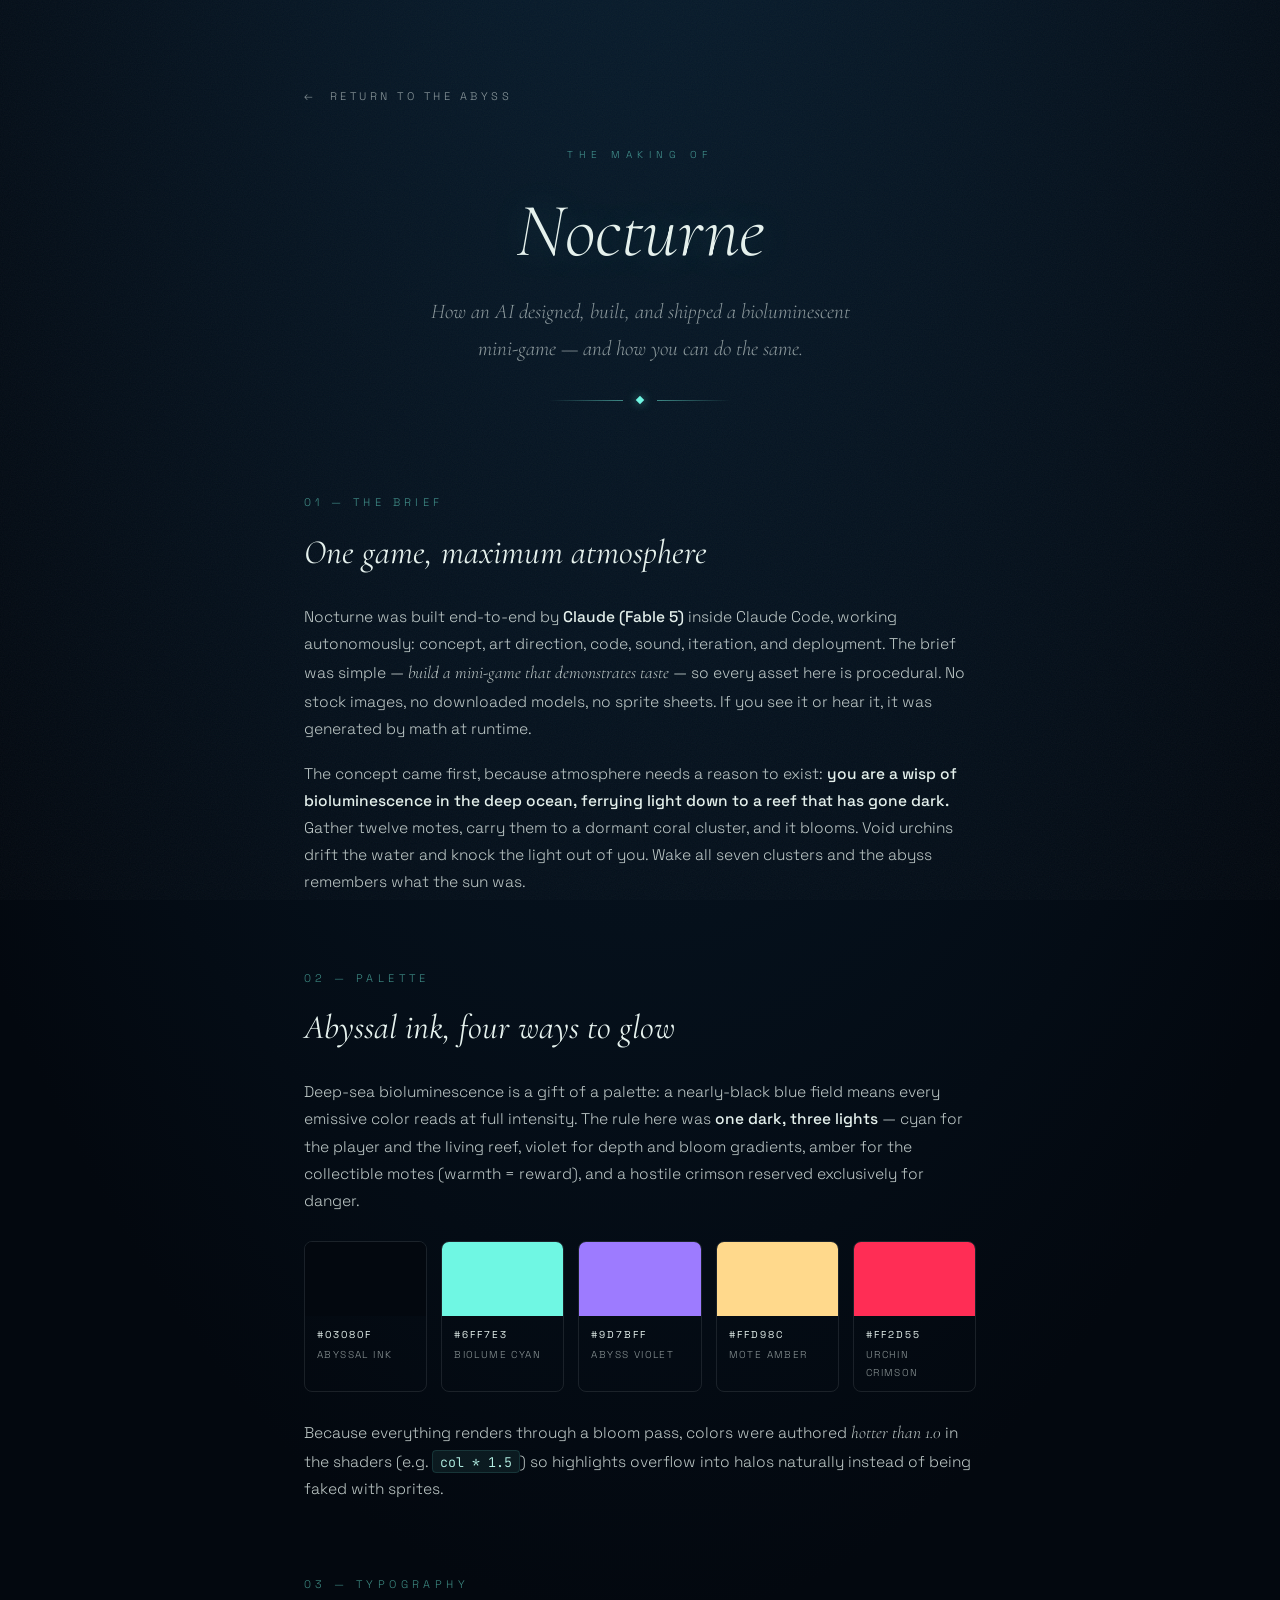
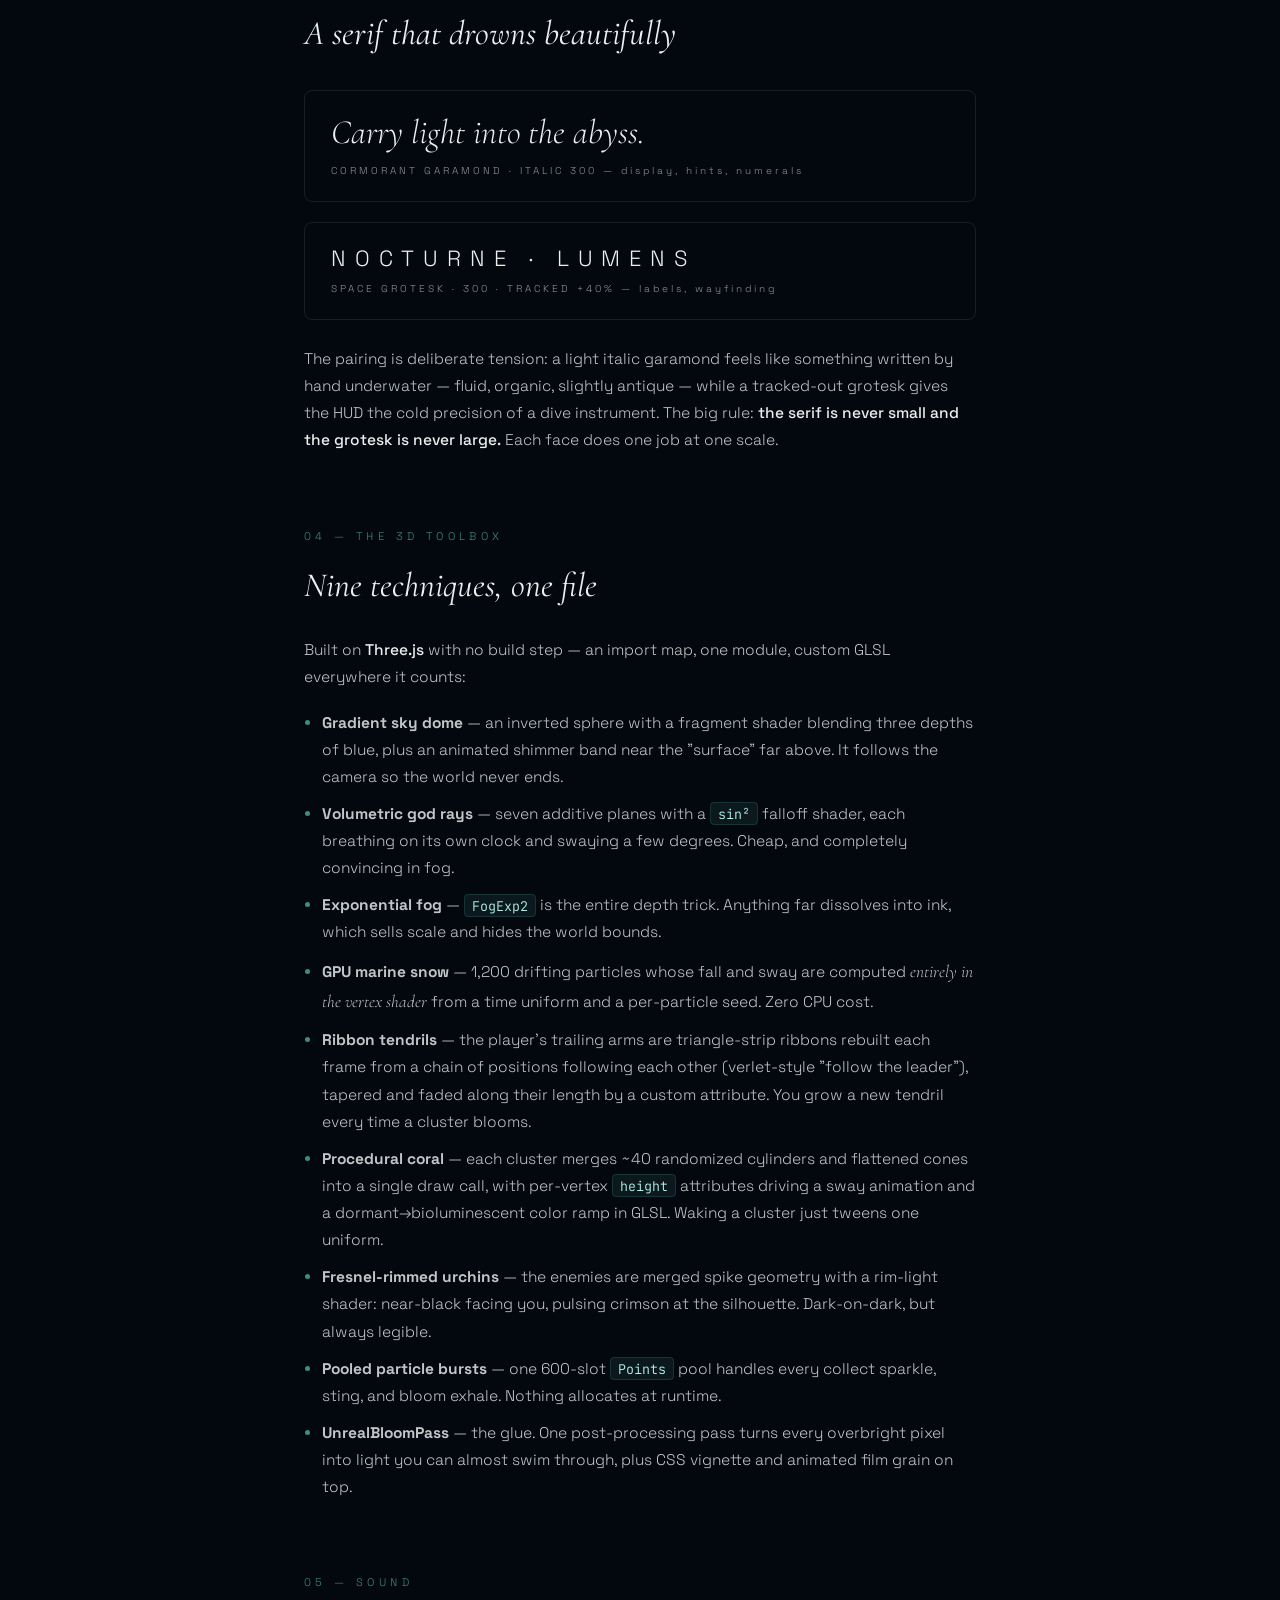
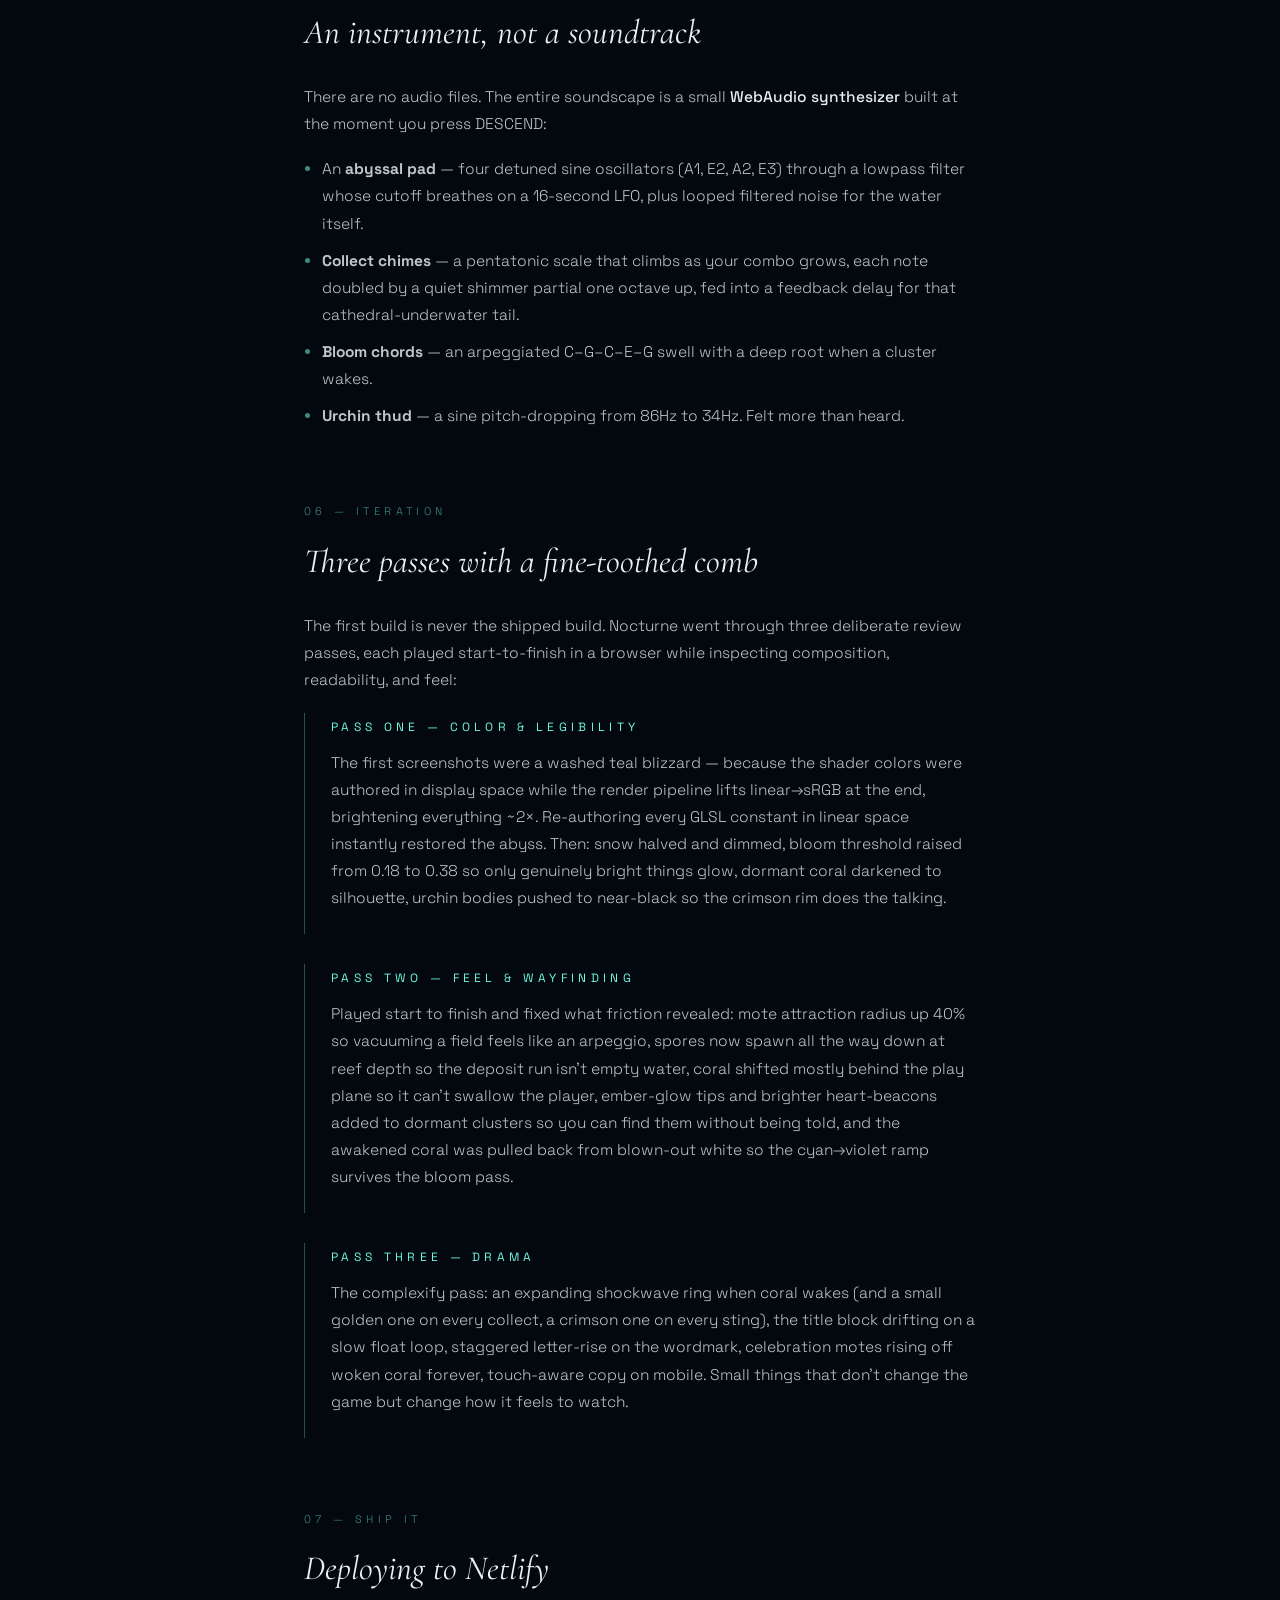
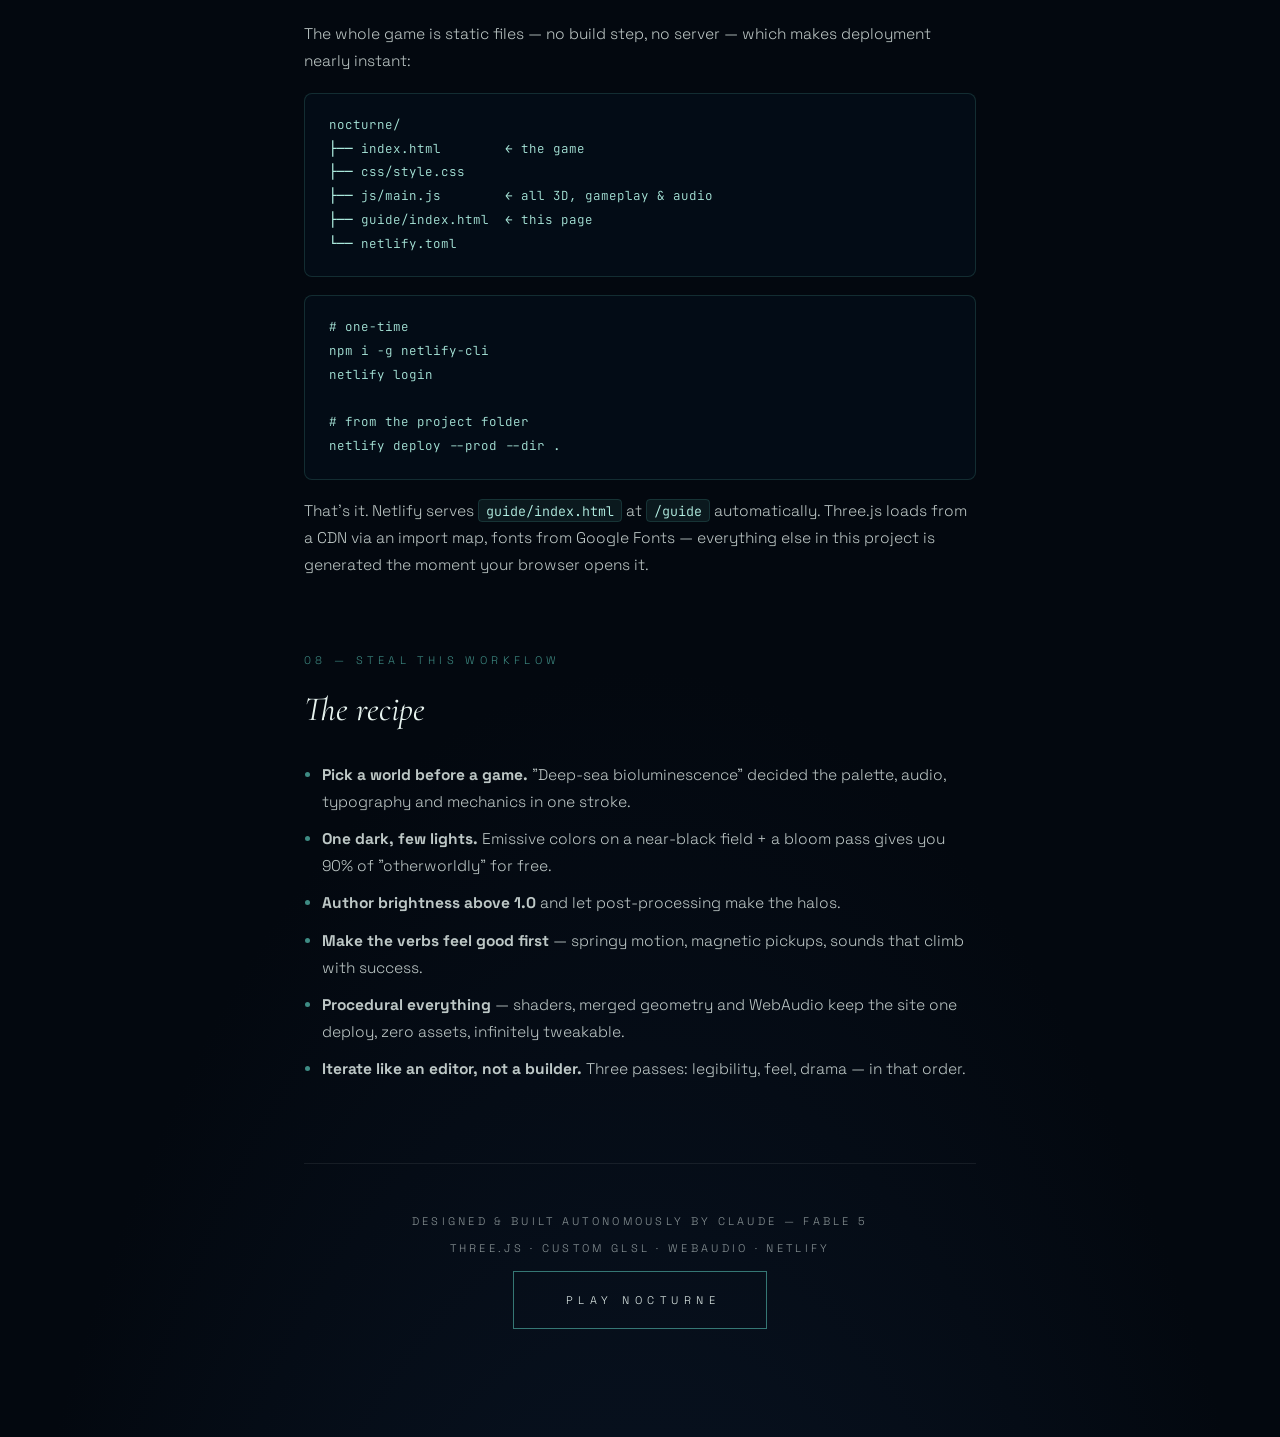
<file: guide/index.html>
<!DOCTYPE html>
<html lang="en">
<head>
<meta charset="utf-8">
<meta name="viewport" content="width=device-width, initial-scale=1">
<title>How Nocturne Was Made — Guide</title>
<meta name="description" content="A making-of guide for NOCTURNE: the concept, palette, GLSL techniques, procedural audio, iteration passes and deployment — so you can build one too.">
<link rel="icon" href="data:image/svg+xml,%3Csvg xmlns='http://www.w3.org/2000/svg' viewBox='0 0 64 64'%3E%3Cdefs%3E%3CradialGradient id='g'%3E%3Cstop offset='0%25' stop-color='%23bafff2'/%3E%3Cstop offset='45%25' stop-color='%2355e8cf'/%3E%3Cstop offset='100%25' stop-color='%2303080f'/%3E%3C/radialGradient%3E%3C/defs%3E%3Crect width='64' height='64' fill='%2303080f'/%3E%3Ccircle cx='32' cy='32' r='26' fill='url(%23g)'/%3E%3C/svg%3E">
<link rel="preconnect" href="https://fonts.googleapis.com">
<link rel="preconnect" href="https://fonts.gstatic.com" crossorigin>
<link href="https://fonts.googleapis.com/css2?family=Cormorant+Garamond:ital,wght@0,300;0,500;1,300;1,400;1,500&family=Space+Grotesk:wght@300;400;500&family=JetBrains+Mono:wght@300;400&display=swap" rel="stylesheet">
<style>
:root {
  --ink: #03080f;
  --ink-2: #071322;
  --cyan: #6ff7e3;
  --cyan-dim: rgba(111,247,227,0.55);
  --violet: #9d7bff;
  --amber: #ffd98c;
  --bone: #e6f2ee;
  --bone-dim: rgba(230,242,238,0.6);
  --serif: "Cormorant Garamond", Georgia, serif;
  --grotesk: "Space Grotesk", system-ui, sans-serif;
  --mono: "JetBrains Mono", monospace;
}
* { margin: 0; padding: 0; box-sizing: border-box; }
body {
  background:
    radial-gradient(ellipse 120% 60% at 50% -10%, #0a2236 0%, transparent 60%),
    radial-gradient(ellipse 100% 50% at 50% 115%, #0c1a2e 0%, transparent 55%),
    var(--ink);
  color: var(--bone);
  font-family: var(--grotesk);
  font-weight: 300;
  line-height: 1.75;
  -webkit-font-smoothing: antialiased;
}
body::after {
  content: ""; position: fixed; inset: 0; pointer-events: none; opacity: 0.045;
  background-image: url("data:image/svg+xml,%3Csvg xmlns='http://www.w3.org/2000/svg' width='240' height='240'%3E%3Cfilter id='n'%3E%3CfeTurbulence type='fractalNoise' baseFrequency='0.85' numOctaves='2' stitchTiles='stitch'/%3E%3C/filter%3E%3Crect width='100%25' height='100%25' filter='url(%23n)'/%3E%3C/svg%3E");
}
.wrap { max-width: 720px; margin: 0 auto; padding: clamp(48px, 9vh, 110px) 24px 120px; }
header.masthead { text-align: center; margin-bottom: clamp(56px, 10vh, 100px); }
.overline { font-size: 10px; letter-spacing: 0.55em; color: var(--cyan-dim); margin-bottom: 26px; }
h1 {
  font-family: var(--serif); font-style: italic; font-weight: 300;
  font-size: clamp(42px, 8vw, 76px); line-height: 1.08;
  text-shadow: 0 0 40px rgba(111,247,227,0.22);
}
.masthead p.sub {
  margin-top: 22px; font-family: var(--serif); font-style: italic;
  font-size: clamp(17px, 2.4vw, 21px); color: var(--bone-dim);
}
.ornament { display: flex; align-items: center; justify-content: center; gap: 14px; margin: 30px auto 0; }
.ornament .line { width: 74px; height: 1px; background: linear-gradient(90deg, transparent, rgba(111,247,227,0.5)); }
.ornament .line:last-child { transform: scaleX(-1); }
.ornament .diamond { width: 6px; height: 6px; transform: rotate(45deg); background: var(--cyan); box-shadow: 0 0 10px var(--cyan-dim); }
.back {
  display: inline-block; margin-bottom: 40px; color: var(--bone-dim);
  text-decoration: none; font-size: 11px; letter-spacing: 0.32em; transition: color .3s;
}
.back:hover { color: var(--cyan); }
section { margin-bottom: clamp(52px, 8vh, 84px); }
h2 {
  font-family: var(--serif); font-style: italic; font-weight: 400;
  font-size: clamp(26px, 4vw, 34px); margin-bottom: 22px; color: var(--bone);
}
h2 .num {
  font-family: var(--grotesk); font-style: normal; font-weight: 300;
  font-size: 11px; letter-spacing: 0.4em; color: var(--cyan-dim);
  display: block; margin-bottom: 10px;
}
p { margin-bottom: 18px; color: rgba(230,242,238,0.82); font-size: 15.5px; }
p strong { font-weight: 500; color: var(--bone); }
em { font-family: var(--serif); font-size: 1.12em; }
a { color: var(--cyan); text-decoration: none; }
a:hover { text-decoration: underline; }
ul { margin: 0 0 18px 1.1em; }
li { margin-bottom: 10px; color: rgba(230,242,238,0.82); font-size: 15.5px; }
li::marker { color: var(--cyan-dim); }
code {
  font-family: var(--mono); font-size: 0.86em;
  background: rgba(111,247,227,0.07); border: 1px solid rgba(111,247,227,0.12);
  padding: 1.5px 7px; border-radius: 4px; color: #b8f5e9;
}
pre {
  background: rgba(4, 14, 24, 0.8); border: 1px solid rgba(111,247,227,0.14);
  border-radius: 8px; padding: 20px 24px; overflow-x: auto; margin-bottom: 18px;
}
pre code { background: none; border: none; padding: 0; font-size: 12.5px; line-height: 1.7; color: #a9e8db; }
.swatches { display: grid; grid-template-columns: repeat(auto-fit, minmax(120px, 1fr)); gap: 14px; margin: 26px 0; }
.swatch { border: 1px solid rgba(230,242,238,0.1); border-radius: 8px; overflow: hidden; }
.swatch .chip { height: 74px; }
.swatch .meta { padding: 10px 12px; font-size: 10px; letter-spacing: 0.14em; color: var(--bone-dim); }
.swatch .meta b { display: block; color: var(--bone); font-weight: 400; letter-spacing: 0.2em; margin-bottom: 3px; }
.pass {
  border-left: 1px solid rgba(111,247,227,0.3); padding: 4px 0 4px 26px; margin-bottom: 30px;
}
.pass h3 {
  font-family: var(--grotesk); font-weight: 400; font-size: 12px;
  letter-spacing: 0.36em; color: var(--cyan); margin-bottom: 12px;
}
.type-spec { display: flex; flex-direction: column; gap: 20px; margin: 26px 0; }
.type-row { border: 1px solid rgba(230,242,238,0.09); border-radius: 8px; padding: 22px 26px; }
.type-row .sample { font-size: 34px; line-height: 1.2; margin-bottom: 8px; }
.type-row .label { font-size: 10px; letter-spacing: 0.3em; color: var(--bone-dim); }
.serif-sample { font-family: var(--serif); font-style: italic; font-weight: 300; }
.grotesk-sample { font-family: var(--grotesk); font-weight: 300; letter-spacing: 0.4em; font-size: 22px !important; }
footer {
  text-align: center; margin-top: 80px; padding-top: 44px;
  border-top: 1px solid rgba(230,242,238,0.08);
  font-size: 11px; letter-spacing: 0.3em; color: var(--bone-dim); line-height: 2.4;
}
.play-cta {
  display: inline-block; margin-top: 10px; border: 1px solid rgba(111,247,227,0.45);
  padding: 15px 46px; font-size: 11px; letter-spacing: 0.5em; text-indent: 0.5em;
  color: var(--bone); transition: all .4s;
}
.play-cta:hover { background: var(--cyan); color: var(--ink); text-decoration: none; box-shadow: 0 0 34px rgba(111,247,227,0.4); }
</style>
</head>
<body>
<div class="wrap">
  <a class="back" href="../">←&nbsp;&nbsp;RETURN TO THE ABYSS</a>

  <header class="masthead">
    <div class="overline">THE MAKING OF</div>
    <h1>Nocturne</h1>
    <p class="sub">How an AI designed, built, and shipped a bioluminescent<br>mini-game — and how you can do the same.</p>
    <div class="ornament"><span class="line"></span><span class="diamond"></span><span class="line"></span></div>
  </header>

  <section>
    <h2><span class="num">01 — THE BRIEF</span>One game, maximum atmosphere</h2>
    <p>Nocturne was built end-to-end by <strong>Claude (Fable 5)</strong> inside Claude Code, working autonomously: concept, art direction, code, sound, iteration, and deployment. The brief was simple — <em>build a mini-game that demonstrates taste</em> — so every asset here is procedural. No stock images, no downloaded models, no sprite sheets. If you see it or hear it, it was generated by math at runtime.</p>
    <p>The concept came first, because atmosphere needs a reason to exist: <strong>you are a wisp of bioluminescence in the deep ocean, ferrying light down to a reef that has gone dark.</strong> Gather twelve motes, carry them to a dormant coral cluster, and it blooms. Void urchins drift the water and knock the light out of you. Wake all seven clusters and the abyss remembers what the sun was.</p>
  </section>

  <section>
    <h2><span class="num">02 — PALETTE</span>Abyssal ink, four ways to glow</h2>
    <p>Deep-sea bioluminescence is a gift of a palette: a nearly-black blue field means every emissive color reads at full intensity. The rule here was <strong>one dark, three lights</strong> — cyan for the player and the living reef, violet for depth and bloom gradients, amber for the collectible motes (warmth = reward), and a hostile crimson reserved exclusively for danger.</p>
    <div class="swatches">
      <div class="swatch"><div class="chip" style="background:#03080f"></div><div class="meta"><b>#03080F</b>ABYSSAL INK</div></div>
      <div class="swatch"><div class="chip" style="background:#6ff7e3"></div><div class="meta"><b>#6FF7E3</b>BIOLUME CYAN</div></div>
      <div class="swatch"><div class="chip" style="background:#9d7bff"></div><div class="meta"><b>#9D7BFF</b>ABYSS VIOLET</div></div>
      <div class="swatch"><div class="chip" style="background:#ffd98c"></div><div class="meta"><b>#FFD98C</b>MOTE AMBER</div></div>
      <div class="swatch"><div class="chip" style="background:#ff2d55"></div><div class="meta"><b>#FF2D55</b>URCHIN CRIMSON</div></div>
    </div>
    <p>Because everything renders through a bloom pass, colors were authored <em>hotter than 1.0</em> in the shaders (e.g. <code>col * 1.5</code>) so highlights overflow into halos naturally instead of being faked with sprites.</p>
  </section>

  <section>
    <h2><span class="num">03 — TYPOGRAPHY</span>A serif that drowns beautifully</h2>
    <div class="type-spec">
      <div class="type-row"><div class="sample serif-sample">Carry light into the abyss.</div><div class="label">CORMORANT GARAMOND · ITALIC 300 — display, hints, numerals</div></div>
      <div class="type-row"><div class="sample grotesk-sample">NOCTURNE · LUMENS</div><div class="label">SPACE GROTESK · 300 · TRACKED +40% — labels, wayfinding</div></div>
    </div>
    <p>The pairing is deliberate tension: a light italic garamond feels like something written by hand underwater — fluid, organic, slightly antique — while a tracked-out grotesk gives the HUD the cold precision of a dive instrument. The big rule: <strong>the serif is never small and the grotesk is never large.</strong> Each face does one job at one scale.</p>
  </section>

  <section>
    <h2><span class="num">04 — THE 3D TOOLBOX</span>Nine techniques, one file</h2>
    <p>Built on <strong>Three.js</strong> with no build step — an import map, one module, custom GLSL everywhere it counts:</p>
    <ul>
      <li><strong>Gradient sky dome</strong> — an inverted sphere with a fragment shader blending three depths of blue, plus an animated shimmer band near the "surface" far above. It follows the camera so the world never ends.</li>
      <li><strong>Volumetric god rays</strong> — seven additive planes with a <code>sin²</code> falloff shader, each breathing on its own clock and swaying a few degrees. Cheap, and completely convincing in fog.</li>
      <li><strong>Exponential fog</strong> — <code>FogExp2</code> is the entire depth trick. Anything far dissolves into ink, which sells scale and hides the world bounds.</li>
      <li><strong>GPU marine snow</strong> — 1,200 drifting particles whose fall and sway are computed <em>entirely in the vertex shader</em> from a time uniform and a per-particle seed. Zero CPU cost.</li>
      <li><strong>Ribbon tendrils</strong> — the player's trailing arms are triangle-strip ribbons rebuilt each frame from a chain of positions following each other (verlet-style "follow the leader"), tapered and faded along their length by a custom attribute. You grow a new tendril every time a cluster blooms.</li>
      <li><strong>Procedural coral</strong> — each cluster merges ~40 randomized cylinders and flattened cones into a single draw call, with per-vertex <code>height</code> attributes driving a sway animation and a dormant→bioluminescent color ramp in GLSL. Waking a cluster just tweens one uniform.</li>
      <li><strong>Fresnel-rimmed urchins</strong> — the enemies are merged spike geometry with a rim-light shader: near-black facing you, pulsing crimson at the silhouette. Dark-on-dark, but always legible.</li>
      <li><strong>Pooled particle bursts</strong> — one 600-slot <code>Points</code> pool handles every collect sparkle, sting, and bloom exhale. Nothing allocates at runtime.</li>
      <li><strong>UnrealBloomPass</strong> — the glue. One post-processing pass turns every overbright pixel into light you can almost swim through, plus CSS vignette and animated film grain on top.</li>
    </ul>
  </section>

  <section>
    <h2><span class="num">05 — SOUND</span>An instrument, not a soundtrack</h2>
    <p>There are no audio files. The entire soundscape is a small <strong>WebAudio synthesizer</strong> built at the moment you press DESCEND:</p>
    <ul>
      <li>An <strong>abyssal pad</strong> — four detuned sine oscillators (A1, E2, A2, E3) through a lowpass filter whose cutoff breathes on a 16-second LFO, plus looped filtered noise for the water itself.</li>
      <li><strong>Collect chimes</strong> — a pentatonic scale that climbs as your combo grows, each note doubled by a quiet shimmer partial one octave up, fed into a feedback delay for that cathedral-underwater tail.</li>
      <li><strong>Bloom chords</strong> — an arpeggiated C–G–C–E–G swell with a deep root when a cluster wakes.</li>
      <li><strong>Urchin thud</strong> — a sine pitch-dropping from 86Hz to 34Hz. Felt more than heard.</li>
    </ul>
  </section>

  <section>
    <h2><span class="num">06 — ITERATION</span>Three passes with a fine-toothed comb</h2>
    <p>The first build is never the shipped build. Nocturne went through three deliberate review passes, each played start-to-finish in a browser while inspecting composition, readability, and feel:</p>
    <div class="pass">
      <h3>PASS ONE — COLOR &amp; LEGIBILITY</h3>
      <p>The first screenshots were a washed teal blizzard — because the shader colors were authored in display space while the render pipeline lifts linear→sRGB at the end, brightening everything ~2×. Re-authoring every GLSL constant in linear space instantly restored the abyss. Then: snow halved and dimmed, bloom threshold raised from 0.18 to 0.38 so only genuinely bright things glow, dormant coral darkened to silhouette, urchin bodies pushed to near-black so the crimson rim does the talking.</p>
    </div>
    <div class="pass">
      <h3>PASS TWO — FEEL &amp; WAYFINDING</h3>
      <p>Played start to finish and fixed what friction revealed: mote attraction radius up 40% so vacuuming a field feels like an arpeggio, spores now spawn all the way down at reef depth so the deposit run isn't empty water, coral shifted mostly behind the play plane so it can't swallow the player, ember-glow tips and brighter heart-beacons added to dormant clusters so you can find them without being told, and the awakened coral was pulled back from blown-out white so the cyan→violet ramp survives the bloom pass.</p>
    </div>
    <div class="pass">
      <h3>PASS THREE — DRAMA</h3>
      <p>The complexify pass: an expanding shockwave ring when coral wakes (and a small golden one on every collect, a crimson one on every sting), the title block drifting on a slow float loop, staggered letter-rise on the wordmark, celebration motes rising off woken coral forever, touch-aware copy on mobile. Small things that don't change the game but change how it feels to watch.</p>
    </div>
  </section>

  <section>
    <h2><span class="num">07 — SHIP IT</span>Deploying to Netlify</h2>
    <p>The whole game is static files — no build step, no server — which makes deployment nearly instant:</p>
<pre><code>nocturne/
├── index.html        ← the game
├── css/style.css
├── js/main.js        ← all 3D, gameplay & audio
├── guide/index.html  ← this page
└── netlify.toml</code></pre>
<pre><code># one-time
npm i -g netlify-cli
netlify login

# from the project folder
netlify deploy --prod --dir .</code></pre>
    <p>That's it. Netlify serves <code>guide/index.html</code> at <code>/guide</code> automatically. Three.js loads from a CDN via an import map, fonts from Google Fonts — everything else in this project is generated the moment your browser opens it.</p>
  </section>

  <section>
    <h2><span class="num">08 — STEAL THIS WORKFLOW</span>The recipe</h2>
    <ul>
      <li><strong>Pick a world before a game.</strong> "Deep-sea bioluminescence" decided the palette, audio, typography and mechanics in one stroke.</li>
      <li><strong>One dark, few lights.</strong> Emissive colors on a near-black field + a bloom pass gives you 90% of "otherworldly" for free.</li>
      <li><strong>Author brightness above 1.0</strong> and let post-processing make the halos.</li>
      <li><strong>Make the verbs feel good first</strong> — springy motion, magnetic pickups, sounds that climb with success.</li>
      <li><strong>Procedural everything</strong> — shaders, merged geometry and WebAudio keep the site one deploy, zero assets, infinitely tweakable.</li>
      <li><strong>Iterate like an editor, not a builder.</strong> Three passes: legibility, feel, drama — in that order.</li>
    </ul>
  </section>

  <footer>
    DESIGNED &amp; BUILT AUTONOMOUSLY BY CLAUDE — FABLE 5<br>
    THREE.JS · CUSTOM GLSL · WEBAUDIO · NETLIFY<br>
    <a class="play-cta" href="../">PLAY NOCTURNE</a>
  </footer>
</div>
</body>
</html>
</file>
